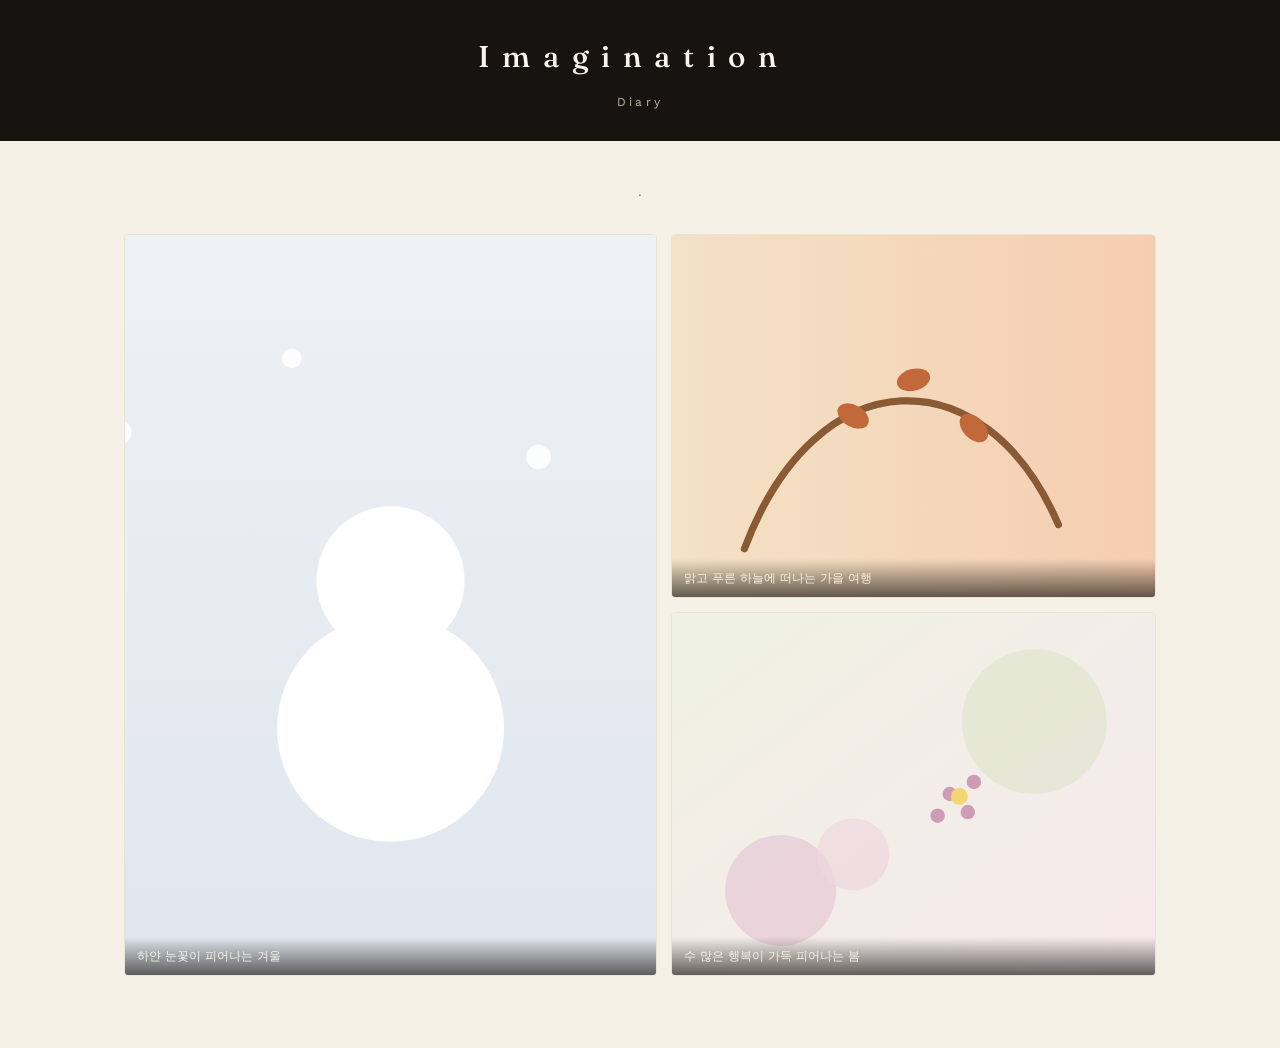
<file: index.html>
<!DOCTYPE html>
<html lang="ko">
<head>
<meta charset="UTF-8" />
<meta name="viewport" content="width=device-width, initial-scale=1.0" />
<title>Imagination — 나만의 그림일기</title>
<meta name="description" content="오늘의 일기를 쓰면 어울리는 일러스트가 함께 완성되는 다이어리, Imagination." />
<link rel="stylesheet" href="css/style.css" />
</head>
<body>

<header class="site-header">
  <a class="logo" href="index.html">Imagination</a>
  <nav>
    <a href="diary.html">Diary</a>
  </nav>
</header>

<main>
  <section class="gallery-section">
    <div class="wrap">
      <p class="gallery-intro">.</p>
      <div class="gallery-grid" id="galleryGrid" aria-live="polite">
        <!-- filled by js/main.js -->
      </div>
    </div>
  </section>
</main>

<script src="js/storage.js"></script>
<script src="js/main.js"></script>
</body>
</html>
</file>
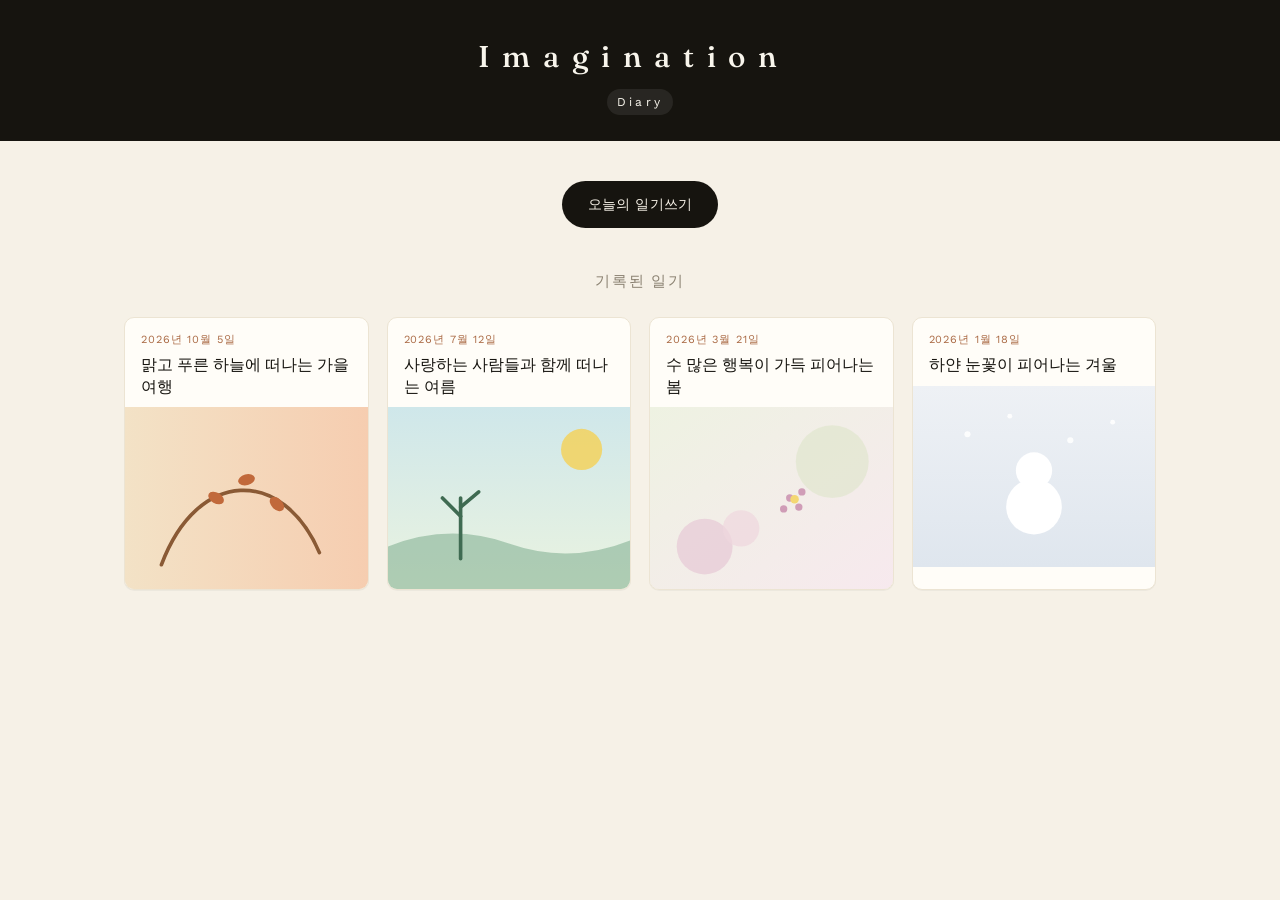
<file: diary.html>
<!DOCTYPE html>
<html lang="ko">
<head>
<meta charset="UTF-8" />
<meta name="viewport" content="width=device-width, initial-scale=1.0" />
<title>Diary — Imagination</title>
<link rel="stylesheet" href="css/style.css" />
</head>
<body>

<header class="site-header">
  <a class="logo" href="index.html">Imagination</a>
  <nav>
    <a href="diary.html" aria-current="page">Diary</a>
  </nav>
</header>

<main>
  <div class="wrap">
    <div class="diary-toolbar">
      <a class="btn btn-primary" href="write.html">오늘의 일기쓰기</a>
    </div>
    <p class="diary-section-title">기록된 일기</p>
    <div class="diary-grid" id="diaryGrid" aria-live="polite">
      <!-- filled by js/diary.js -->
    </div>
  </div>
</main>

<script src="js/storage.js"></script>
<script src="js/diary.js"></script>
</body>
</html>
</file>
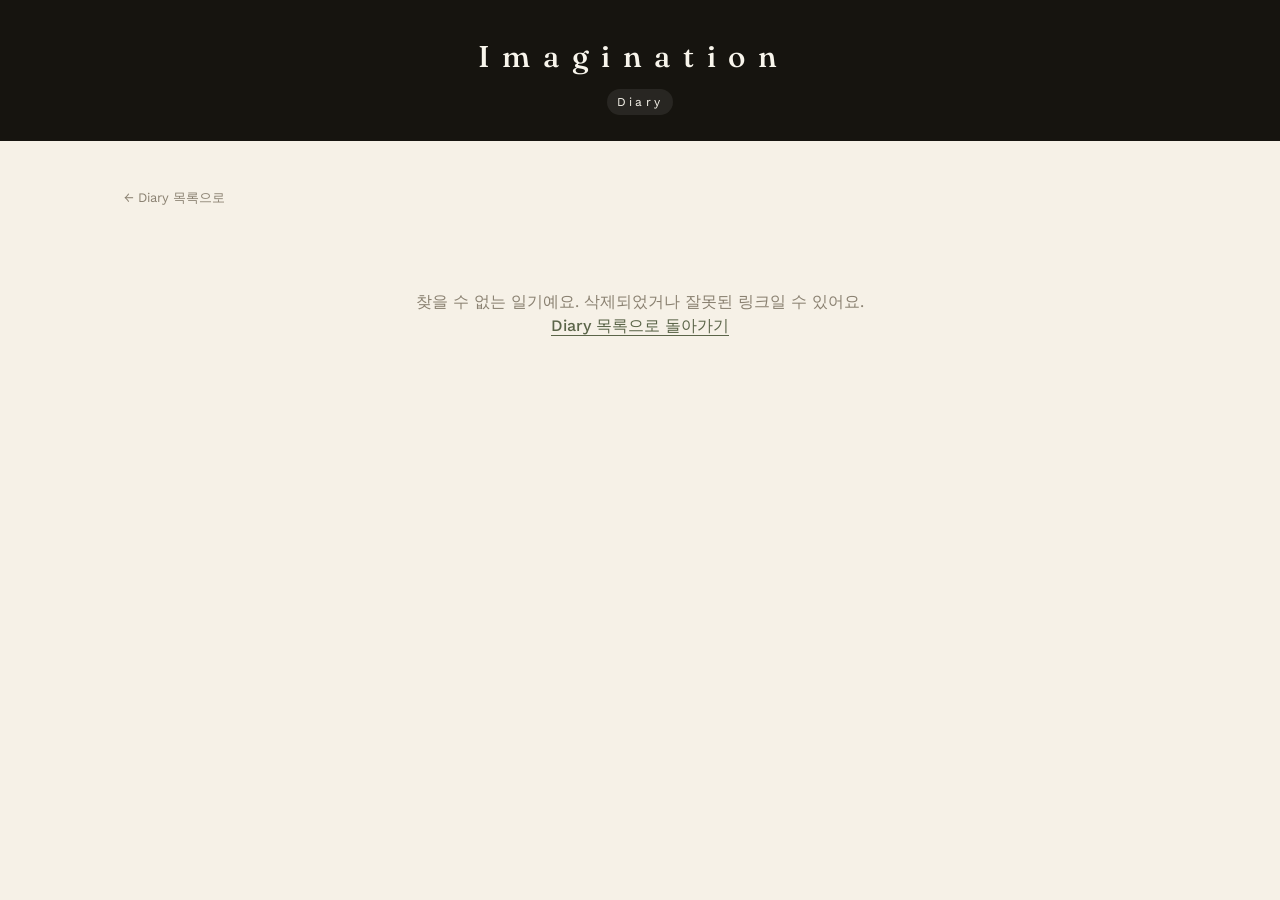
<file: entry.html>
<!DOCTYPE html>
<html lang="ko">
<head>
<meta charset="UTF-8" />
<meta name="viewport" content="width=device-width, initial-scale=1.0" />
<title>일기 보기 — Imagination</title>
<link rel="stylesheet" href="css/style.css" />
</head>
<body>

<header class="site-header">
  <a class="logo" href="index.html">Imagination</a>
  <nav>
    <a href="diary.html" aria-current="page">Diary</a>
  </nav>
</header>

<main>
  <section class="detail-section">
    <div class="wrap">
      <a class="detail-back" href="diary.html">← Diary 목록으로</a>
      <div id="detailRoot" aria-live="polite">
        <!-- filled by js/entry.js -->
      </div>
    </div>
  </section>
</main>

<script src="js/storage.js"></script>
<script src="js/entry.js"></script>
</body>
</html>
</file>
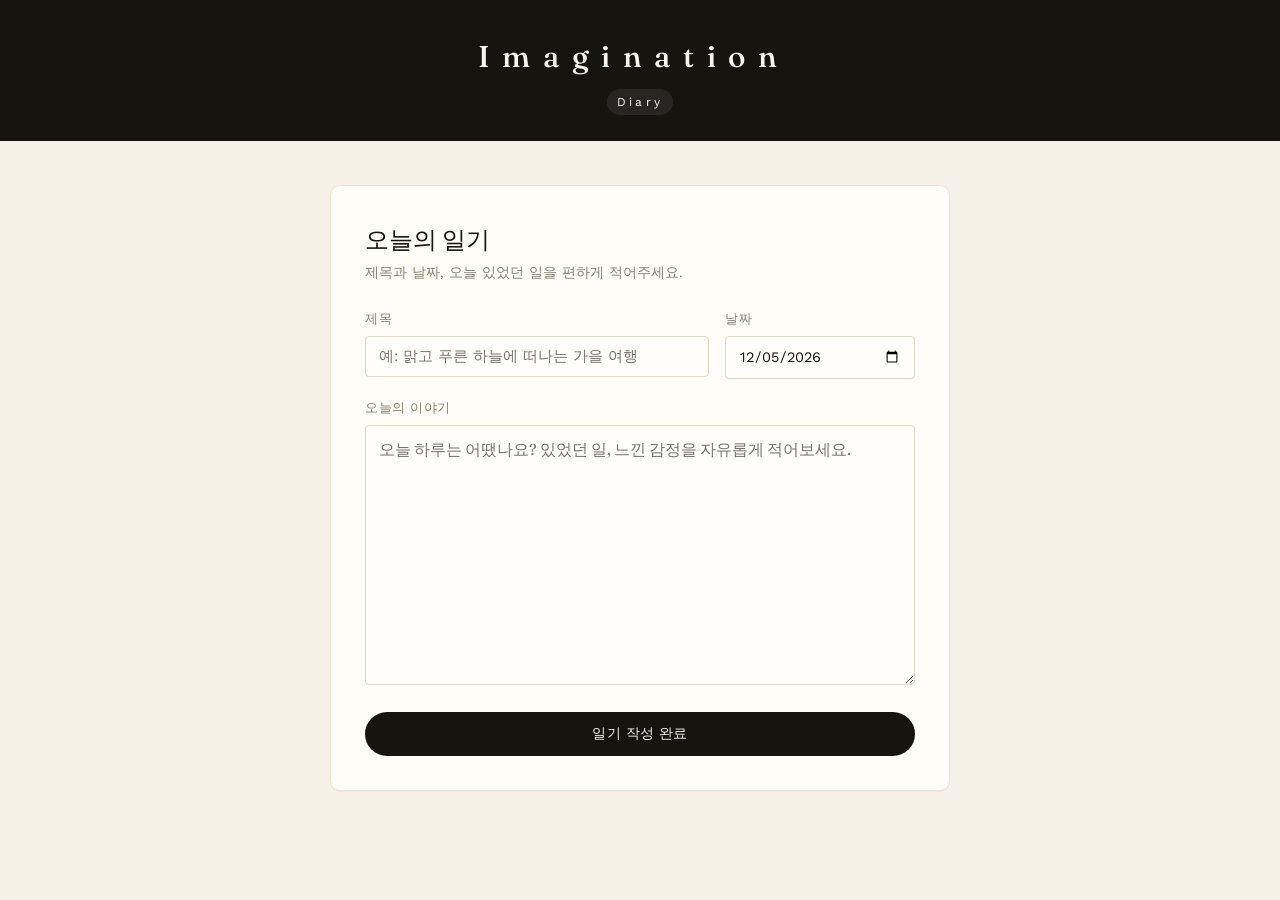
<file: survey.html>
<!DOCTYPE html>
<html lang="ko">
<head>
<meta charset="UTF-8" />
<meta name="viewport" content="width=device-width, initial-scale=1.0" />
<title>일러스트 스타일 선택 — Imagination</title>
<link rel="stylesheet" href="css/style.css" />
</head>
<body>

<header class="site-header">
  <a class="logo" href="index.html">Imagination</a>
  <nav>
    <a href="diary.html" aria-current="page">Diary</a>
  </nav>
</header>

<main>
  <section class="paper-section">
    <div class="paper-panel">
      <h1>어떤 그림으로 그려볼까요?</h1>
      <p class="panel-sub">오늘 쓴 일기에 어울리는 스타일을 1개에서 5개까지 골라주세요.</p>

      <div class="diary-recap" id="diaryRecap">
        <!-- filled with the draft from write.html -->
      </div>

      <div class="status-banner error" id="surveyError" role="alert">
        <span class="dot"></span>
        <span id="surveyErrorText">스타일을 확인해주세요.</span>
      </div>

      <div class="field">
        <label>스타일 키워드</label>
        <div class="chip-grid" id="chipGrid" role="group" aria-label="일러스트 스타일 선택"></div>
        <p class="chip-hint">최소 1개, 최대 5개까지 선택할 수 있어요.</p>
      </div>

      <button type="button" class="btn btn-primary btn-block" id="generateBtn">일러스트 생성하기</button>

      <div class="loading-row" id="loadingRow">
        <span class="spinner"></span>
        <span>일기를 바탕으로 그림을 그리고 있어요…</span>
      </div>
    </div>
  </section>
</main>

<script src="js/storage.js"></script>
<script src="js/survey.js"></script>
</body>
</html>
</file>
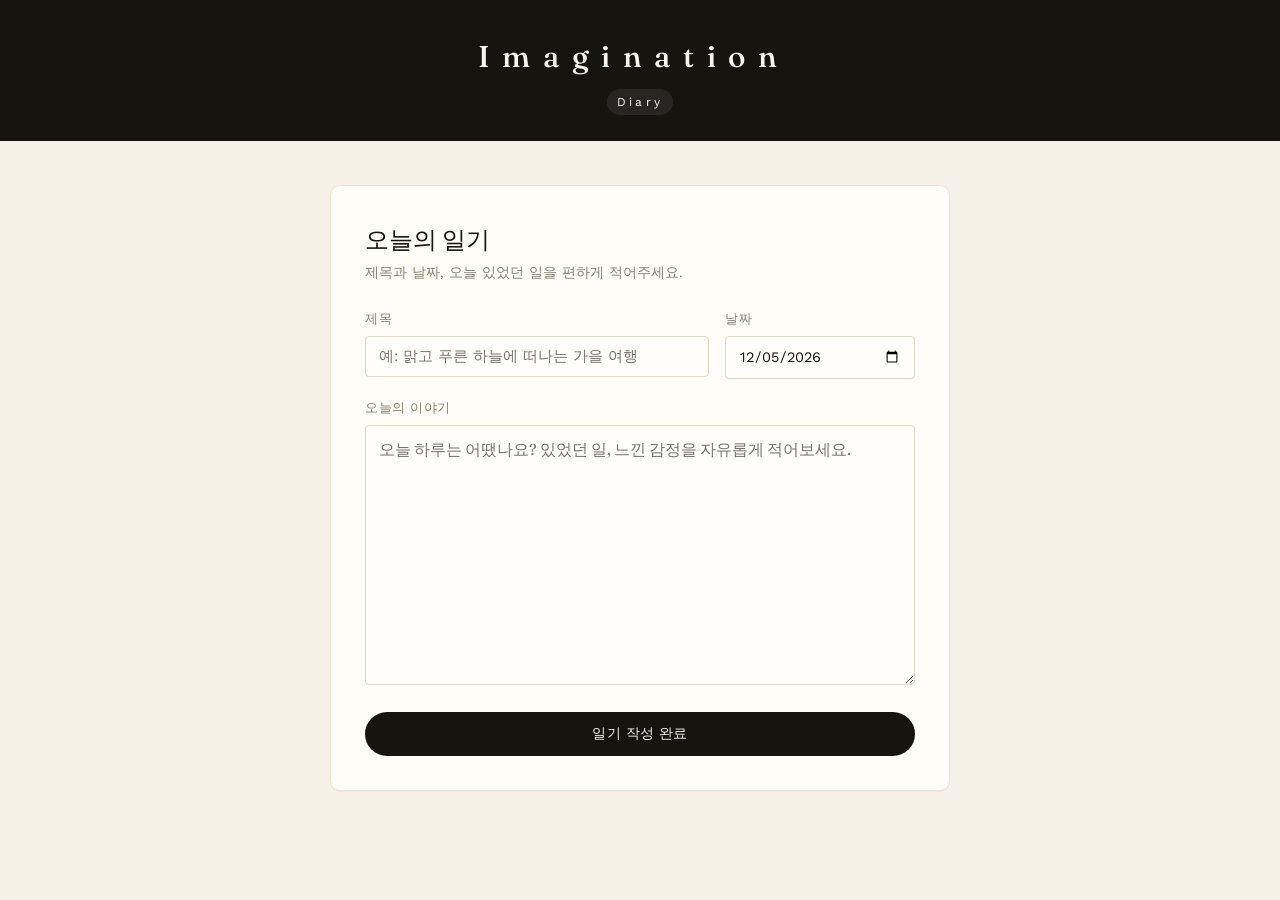
<file: write.html>
<!DOCTYPE html>
<html lang="ko">
<head>
<meta charset="UTF-8" />
<meta name="viewport" content="width=device-width, initial-scale=1.0" />
<title>오늘의 일기쓰기 — Imagination</title>
<link rel="stylesheet" href="css/style.css" />
</head>
<body>

<header class="site-header">
  <a class="logo" href="index.html">Imagination</a>
  <nav>
    <a href="diary.html" aria-current="page">Diary</a>
  </nav>
</header>

<main>
  <section class="paper-section">
    <div class="paper-panel">
      <h1>오늘의 일기</h1>
      <p class="panel-sub">제목과 날짜, 오늘 있었던 일을 편하게 적어주세요.</p>

      <div class="status-banner error" id="formError" role="alert">
        <span class="dot"></span>
        <span id="formErrorText">내용을 확인해주세요.</span>
      </div>

      <form id="writeForm" novalidate>
        <div class="field-row">
          <div class="field" id="titleField">
            <label for="title">제목</label>
            <input type="text" id="title" name="title" placeholder="예: 맑고 푸른 하늘에 떠나는 가을 여행" maxlength="60" />
            <p class="field-error">제목을 입력해주세요.</p>
          </div>
          <div class="field" id="dateField" style="max-width: 190px;">
            <label for="date">날짜</label>
            <input type="date" id="date" name="date" />
            <p class="field-error">날짜를 선택해주세요.</p>
          </div>
        </div>

        <div class="field" id="contentField">
          <label for="content">오늘의 이야기</label>
          <textarea id="content" name="content" placeholder="오늘 하루는 어땠나요? 있었던 일, 느낀 감정을 자유롭게 적어보세요."></textarea>
          <p class="field-error">일기 내용을 입력해주세요.</p>
        </div>

        <button type="submit" class="btn btn-primary btn-block">일기 작성 완료</button>
      </form>
    </div>
  </section>
</main>

<script src="js/storage.js"></script>
<script src="js/write.js"></script>
</body>
</html>
</file>
<file: css/style.css>
@import url('https://fonts.googleapis.com/css2?family=Fraunces:ital,opsz,wght@0,9..144,400;0,9..144,500;0,9..144,600;1,9..144,500&family=Work+Sans:wght@400;500;600&display=swap');

:root {
  --ink: #16140f;
  --paper: #f6f1e7;
  --card: #fffdf8;
  --line: #e2d8c3;
  --line-soft: #ece4d3;
  --muted: #8a8171;
  --muted-2: #b3a890;
  --sage: #74805f;
  --sage-dark: #5b6549;
  --clay: #ab6b46;
  --clay-soft: #e7cdb8;
  --error: #a8442f;
  --error-bg: #f6e3dd;

  --radius-s: 4px;
  --radius-m: 10px;
  --shadow-card: 0 1px 0 rgba(22, 20, 15, 0.04);

  --font-display: 'Fraunces', Georgia, 'Times New Roman', serif;
  --font-body: 'Work Sans', -apple-system, BlinkMacSystemFont, sans-serif;
}

* { box-sizing: border-box; }

body {
  margin: 0;
  background: var(--paper);
  color: var(--ink);
  font-family: var(--font-body);
  line-height: 1.5;
  -webkit-font-smoothing: antialiased;
}

img { max-width: 100%; display: block; }
a { color: inherit; text-decoration: none; }
button { font-family: inherit; cursor: pointer; }

:focus-visible {
  outline: 2px solid var(--sage-dark);
  outline-offset: 2px;
}

.wrap { max-width: 1080px; margin: 0 auto; padding: 0 24px; }

.site-header {
  background: var(--ink);
  color: #f3efe4;
  padding: 34px 24px 26px;
  text-align: center;
}

.site-header .logo {
  display: inline-block;
  font-family: var(--font-display);
  font-weight: 500;
  font-size: clamp(22px, 4vw, 30px);
  letter-spacing: 0.42em;
  padding-right: 0.42em;
  color: #f8f5ec;
}
.site-header .logo:hover { color: var(--clay-soft); }

.site-header nav { margin-top: 10px; }

.site-header nav a {
  display: inline-block;
  font-size: 12px;
  letter-spacing: 0.28em;
  color: #b9b2a0;
  padding: 4px 10px;
  border-radius: 999px;
  transition: color 0.15s ease, background 0.15s ease;
}
.site-header nav a:hover,
.site-header nav a[aria-current="page"] {
  color: #f8f5ec;
  background: rgba(255, 255, 255, 0.08);
}

.btn {
  display: inline-flex;
  align-items: center;
  justify-content: center;
  gap: 8px;
  border: none;
  border-radius: 999px;
  padding: 13px 26px;
  font-size: 14px;
  font-weight: 500;
  letter-spacing: 0.01em;
  transition: transform 0.12s ease, background 0.15s ease, opacity 0.15s ease;
}
.btn-primary { background: var(--ink); color: #f6f1e7; }
.btn-primary:hover { background: #2a2620; }
.btn-primary:active { transform: scale(0.98); }
.btn-primary:disabled { opacity: 0.45; cursor: not-allowed; transform: none; }

.btn-outline { background: transparent; border: 1px solid var(--line); color: var(--ink); }
.btn-outline:hover { border-color: var(--ink); }

.btn-block { width: 100%; }

.gallery-section { padding: 40px 0 72px; }

.gallery-intro {
  max-width: 480px;
  margin: 0 auto 32px;
  text-align: center;
  color: var(--muted);
  font-size: 14px;
}

.gallery-grid {
  display: grid;
  grid-template-columns: 1.1fr 1fr;
  grid-template-rows: auto auto;
  gap: 14px;
}
.gallery-grid .tile-tall { grid-row: 1 / 3; }

.gallery-tile {
  position: relative;
  border-radius: var(--radius-s);
  overflow: hidden;
  background: var(--card);
  border: 1px solid var(--line-soft);
  min-height: 180px;
}
.gallery-tile img { width: 100%; height: 100%; object-fit: cover; aspect-ratio: 4 / 3; }
.gallery-tile.tile-tall img { aspect-ratio: 4 / 5.4; }

.gallery-tile .tile-cap {
  position: absolute;
  left: 0; right: 0; bottom: 0;
  padding: 10px 12px;
  font-size: 12px;
  color: #f6f1e7;
  background: linear-gradient(to top, rgba(20, 18, 13, 0.65), transparent);
}

.gallery-empty {
  grid-column: 1 / -1;
  border: 1px dashed var(--line);
  border-radius: var(--radius-m);
  padding: 56px 24px;
  text-align: center;
  color: var(--muted);
}
.gallery-empty a { color: var(--sage-dark); font-weight: 500; border-bottom: 1px solid var(--sage-dark); }

@media (max-width: 620px) {
  .gallery-grid { grid-template-columns: 1fr; grid-template-rows: none; }
  .gallery-grid .tile-tall { grid-row: auto; }
}

.diary-toolbar { padding: 40px 0 8px; display: flex; justify-content: center; }

.diary-section-title {
  text-align: center;
  margin: 34px 0 24px;
  font-family: var(--font-display);
  font-size: 15px;
  letter-spacing: 0.14em;
  color: var(--muted);
  text-transform: uppercase;
}

.diary-grid { display: grid; grid-template-columns: repeat(4, 1fr); gap: 18px; padding-bottom: 72px; }

@media (max-width: 900px) { .diary-grid { grid-template-columns: repeat(2, 1fr); } }
@media (max-width: 520px) { .diary-grid { grid-template-columns: 1fr; } }

.entry-card {
  display: block;
  background: var(--card);
  border: 1px solid var(--line-soft);
  border-radius: var(--radius-m);
  overflow: hidden;
  box-shadow: var(--shadow-card);
  transition: border-color 0.15s ease, transform 0.15s ease;
}
.entry-card:hover { border-color: var(--muted-2); transform: translateY(-2px); }

.entry-card .card-head { padding: 14px 16px 10px; }
.entry-card .card-date { font-size: 11px; letter-spacing: 0.08em; color: var(--clay); text-transform: uppercase; }
.entry-card .card-title { margin: 6px 0 0; font-family: var(--font-display); font-size: 16px; line-height: 1.35; color: var(--ink); }

.entry-card .card-media { aspect-ratio: 4 / 3; background: var(--line-soft); }
.entry-card .card-media img { width: 100%; height: 100%; object-fit: cover; }

.diary-empty { text-align: center; color: var(--muted); padding: 60px 24px 90px; }
.diary-empty a { color: var(--sage-dark); font-weight: 500; border-bottom: 1px solid var(--sage-dark); }

.paper-section { padding: 44px 0 90px; display: flex; justify-content: center; }

.paper-panel {
  width: 100%;
  max-width: 620px;
  background: var(--card);
  border: 1px solid var(--line-soft);
  border-radius: var(--radius-m);
  padding: 36px 34px 34px;
  box-shadow: var(--shadow-card);
}
.paper-panel h1 { font-family: var(--font-display); font-weight: 500; font-size: 24px; margin: 0 0 4px; }
.paper-panel .panel-sub { color: var(--muted); font-size: 13.5px; margin: 0 0 28px; }

.field { margin-bottom: 20px; }
.field label { display: block; font-size: 12.5px; letter-spacing: 0.04em; color: var(--muted); margin-bottom: 7px; }
.field-row { display: flex; gap: 16px; }
.field-row .field { flex: 1; }

input[type="text"], input[type="date"], textarea {
  width: 100%;
  border: 1px solid var(--line);
  border-radius: var(--radius-s);
  background: #fffefb;
  padding: 11px 13px;
  font-family: var(--font-body);
  font-size: 14.5px;
  color: var(--ink);
}
input[type="text"]:focus, input[type="date"]:focus, textarea:focus { border-color: var(--sage-dark); }

textarea { min-height: 260px; resize: vertical; line-height: 1.7; font-family: var(--font-display); font-size: 15.5px; }

.field-error { color: var(--error); font-size: 12.5px; margin-top: 6px; display: none; }
.field.has-error input, .field.has-error textarea { border-color: var(--error); }
.field.has-error .field-error { display: block; }

.chip-grid { display: flex; flex-wrap: wrap; gap: 10px; margin-bottom: 8px; }

.style-chip {
  border: 1px solid var(--line);
  background: #fffefb;
  border-radius: 999px;
  padding: 10px 18px;
  font-size: 13.5px;
  color: var(--ink);
  transition: all 0.15s ease;
}
.style-chip[aria-pressed="true"] { background: var(--sage); border-color: var(--sage); color: #fdfbf4; }

.chip-hint { font-size: 12px; color: var(--muted-2); margin: 4px 0 24px; }

.diary-recap {
  border: 1px solid var(--line-soft);
  border-radius: var(--radius-s);
  padding: 14px 16px;
  margin-bottom: 26px;
  background: #fbf7ee;
}
.diary-recap .recap-date { font-size: 11px; letter-spacing: 0.08em; color: var(--clay); text-transform: uppercase; }
.diary-recap .recap-title { font-family: var(--font-display); font-size: 17px; margin: 5px 0 6px; }
.diary-recap .recap-body { font-size: 13px; color: var(--muted); max-height: 3.4em; overflow: hidden; }

.status-banner {
  display: none;
  align-items: flex-start;
  gap: 10px;
  border-radius: var(--radius-s);
  padding: 12px 14px;
  font-size: 13px;
  margin-bottom: 20px;
}
.status-banner.show { display: flex; }
.status-banner.error { background: var(--error-bg); color: var(--error); }
.status-banner.info { background: #eef1e6; color: var(--sage-dark); }
.status-banner .dot { flex: none; width: 6px; height: 6px; border-radius: 50%; margin-top: 6px; background: currentColor; }

.loading-row { display: none; align-items: center; gap: 10px; color: var(--muted); font-size: 13px; margin-top: 14px; }
.loading-row.show { display: flex; }
.spinner {
  width: 14px; height: 14px;
  border: 2px solid var(--line);
  border-top-color: var(--sage-dark);
  border-radius: 50%;
  animation: spin 0.8s linear infinite;
}
@keyframes spin { to { transform: rotate(360deg); } }

.detail-section { padding: 44px 0 90px; }

.detail-back { display: inline-block; font-size: 13px; color: var(--muted); margin-bottom: 22px; }
.detail-back:hover { color: var(--ink); }

.detail-card {
  max-width: 720px;
  margin: 0 auto;
  background: var(--card);
  border: 1px solid var(--line-soft);
  border-radius: var(--radius-m);
  overflow: hidden;
}
.detail-card .detail-media { width: 100%; background: var(--line-soft); }
.detail-card .detail-media img { width: 100%; }
.detail-card .detail-body { padding: 30px 32px 34px; }
.detail-card .detail-date { font-size: 12px; letter-spacing: 0.08em; color: var(--clay); text-transform: uppercase; }
.detail-card h1 { font-family: var(--font-display); font-weight: 500; font-size: 26px; margin: 8px 0 18px; }
.detail-card .detail-content { white-space: pre-wrap; line-height: 1.85; font-size: 15.5px; color: #2c281f; }
.detail-card .detail-styles { margin-top: 24px; display: flex; flex-wrap: wrap; gap: 8px; }
.detail-card .detail-styles span { font-size: 11.5px; border: 1px solid var(--line); border-radius: 999px; padding: 5px 12px; color: var(--muted); }

.footer-space { height: 40px; }
</file>
